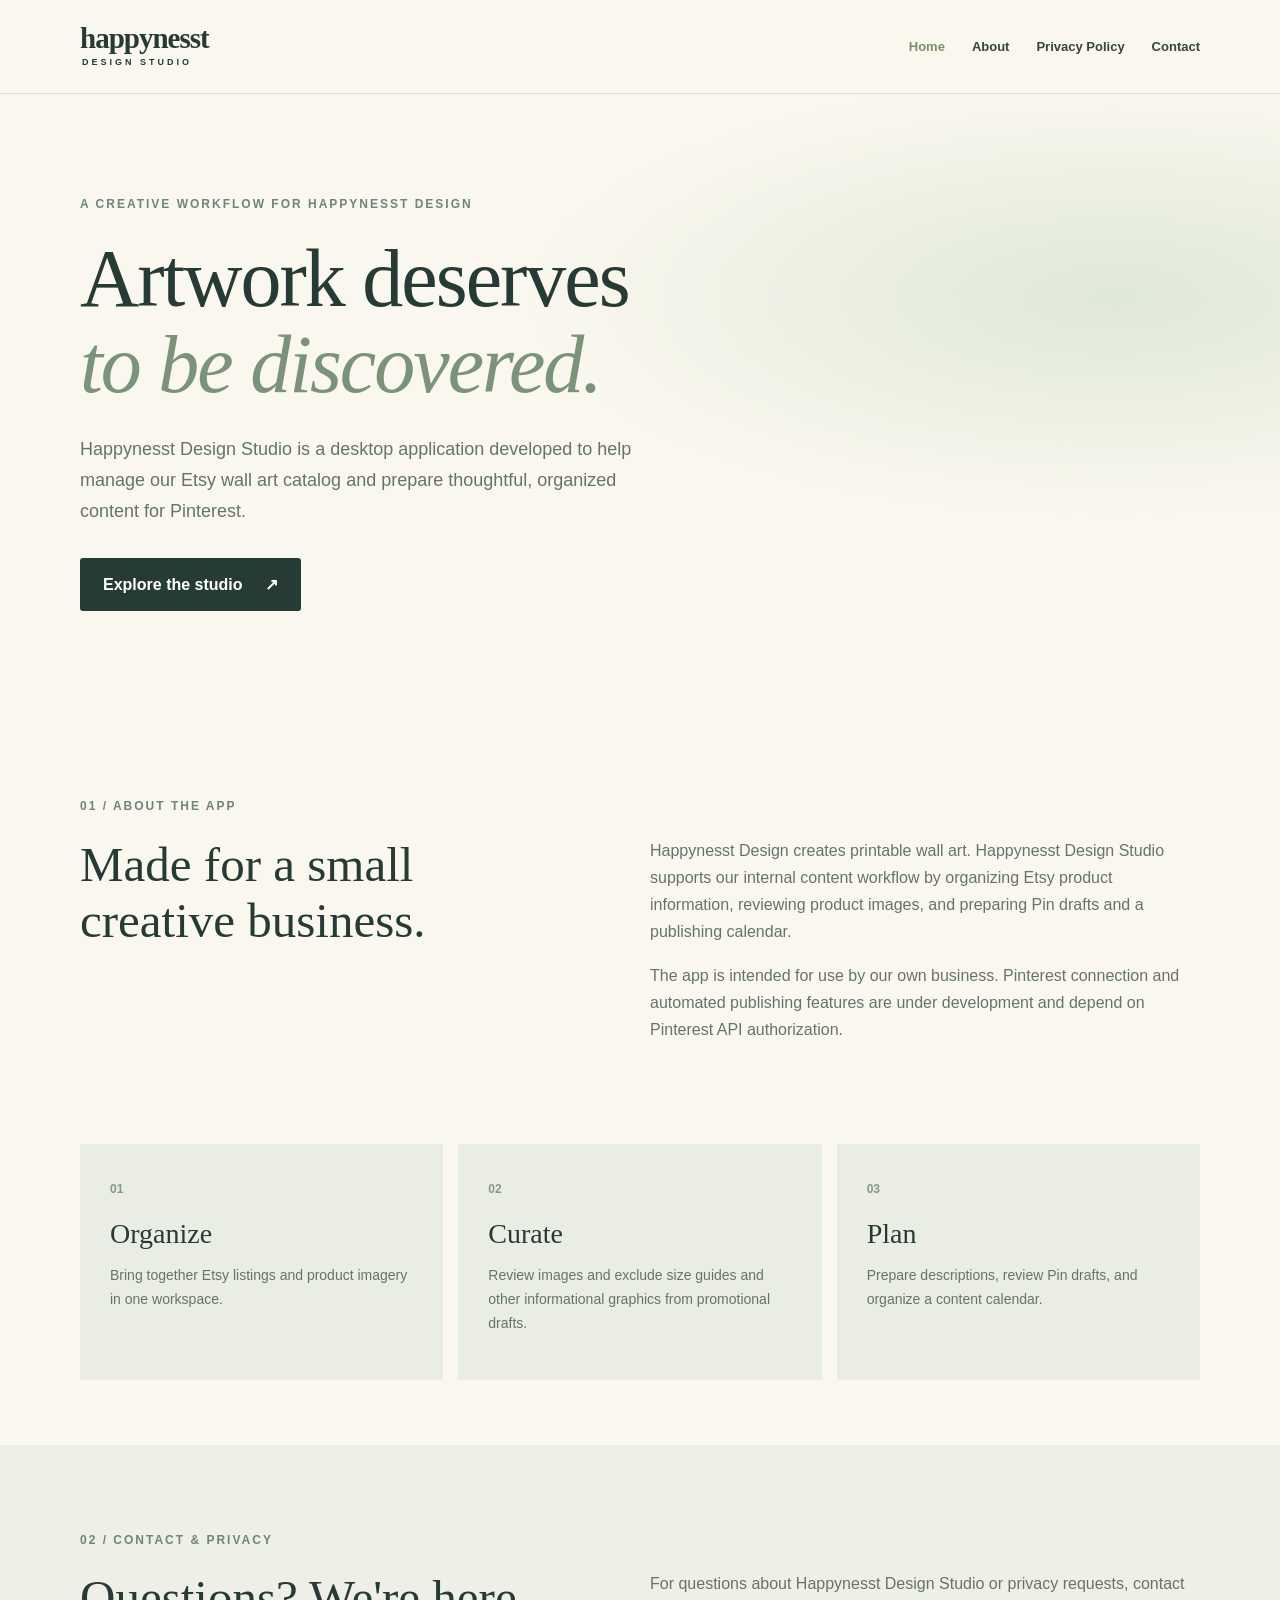
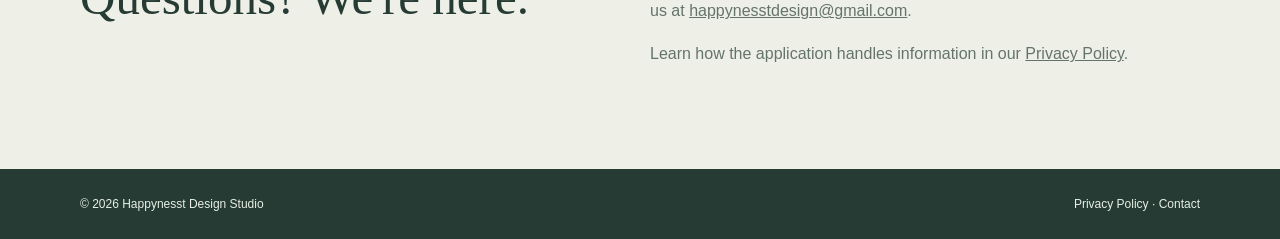
<file: index.html>
<!doctype html><html lang="en"><head><meta charset="utf-8"><meta name="viewport" content="width=device-width, initial-scale=1"><meta name="description" content="Happynesst Design Studio is a desktop workflow tool for managing Happynesst Design's Etsy artwork and preparing Pinterest content."><title>Happynesst Design Studio | Home</title><link rel="stylesheet" href="style.css"></head><body><header class="header"><a class="brand" href="index.html">happynesst<span>DESIGN STUDIO</span></a><nav aria-label="Main navigation"><a href="index.html" aria-current="page">Home</a><a href="#about">About</a><a href="privacy.html">Privacy Policy</a><a href="#contact">Contact</a></nav></header><main><section class="hero"><div class="eyebrow">A creative workflow for Happynesst Design</div><h1>Artwork deserves<br><em>to be discovered.</em></h1><p>Happynesst Design Studio is a desktop application developed to help manage our Etsy wall art catalog and prepare thoughtful, organized content for Pinterest.</p><a class="button" href="#about">Explore the studio <span aria-hidden="true">↗</span></a></section><section id="about" class="section"><div class="section-label">01 / ABOUT THE APP</div><div class="section-grid"><h2>Made for a small creative business.</h2><div><p>Happynesst Design creates printable wall art. Happynesst Design Studio supports our internal content workflow by organizing Etsy product information, reviewing product images, and preparing Pin drafts and a publishing calendar.</p><p>The app is intended for use by our own business. Pinterest connection and automated publishing features are under development and depend on Pinterest API authorization.</p></div></div></section><section class="cards" aria-label="What the studio does"><article><span>01</span><h3>Organize</h3><p>Bring together Etsy listings and product imagery in one workspace.</p></article><article><span>02</span><h3>Curate</h3><p>Review images and exclude size guides and other informational graphics from promotional drafts.</p></article><article><span>03</span><h3>Plan</h3><p>Prepare descriptions, review Pin drafts, and organize a content calendar.</p></article></section><section class="section contact" id="contact"><div class="section-label">02 / CONTACT & PRIVACY</div><div class="section-grid"><h2>Questions? We're here.</h2><div><p>For questions about Happynesst Design Studio or privacy requests, contact us at <a href="mailto:happynesstdesign@gmail.com">happynesstdesign@gmail.com</a>.</p><p>Learn how the application handles information in our <a href="privacy.html">Privacy Policy</a>.</p></div></div></section></main><footer><span>© 2026 Happynesst Design Studio</span><span><a href="privacy.html">Privacy Policy</a> · <a href="mailto:happynesstdesign@gmail.com">Contact</a></span></footer></body></html>
</file>
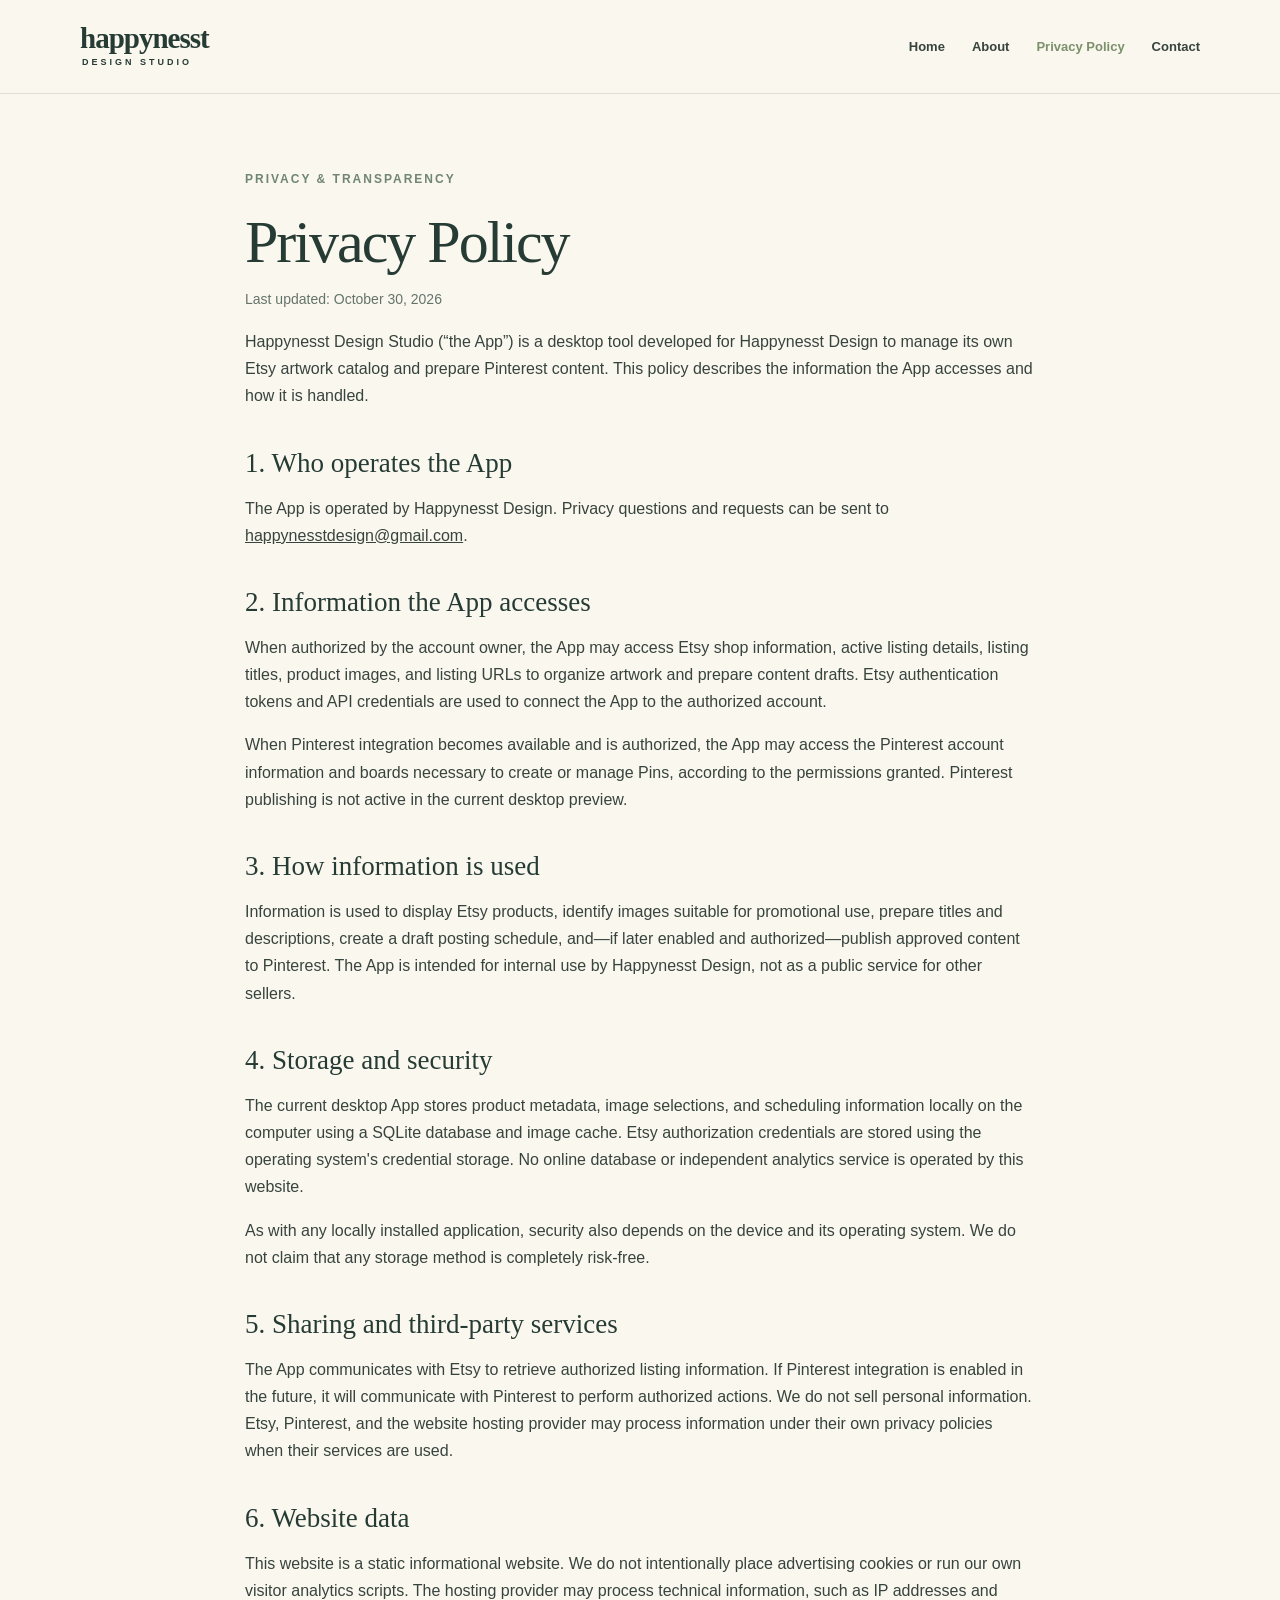
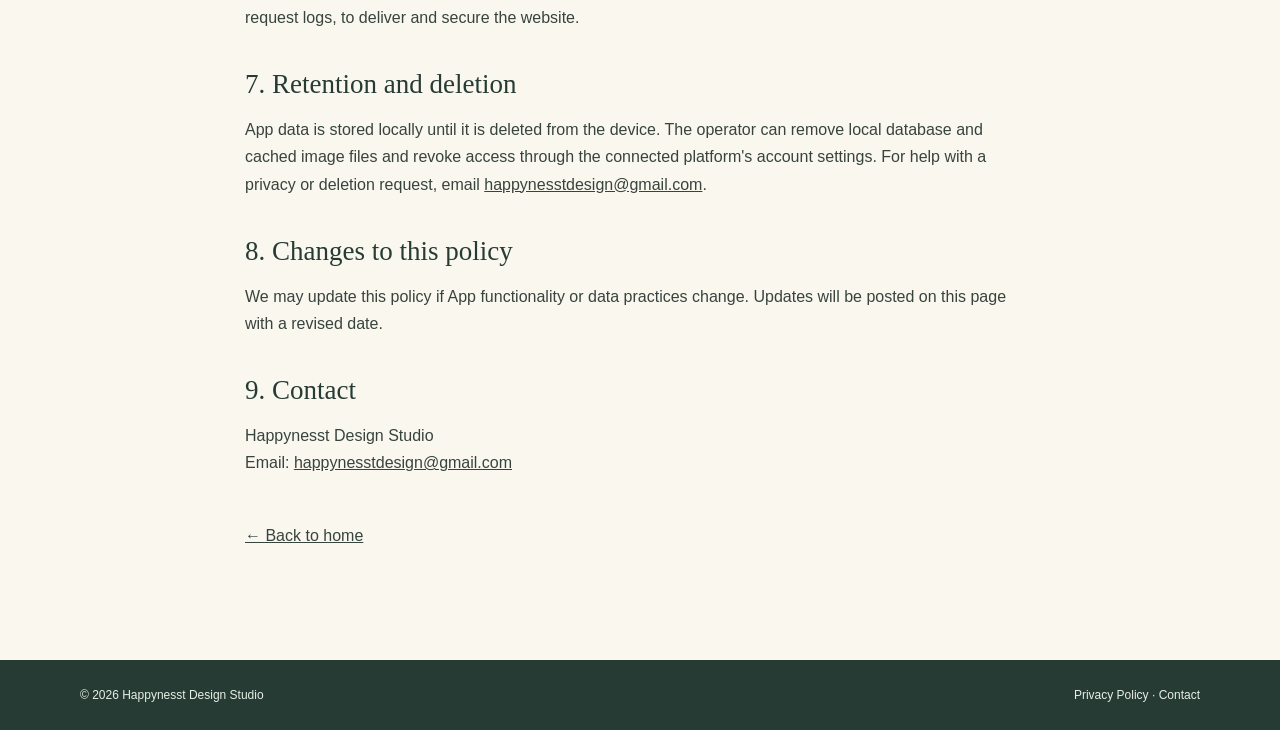
<file: privacy.html>
<!doctype html><html lang="en"><head><meta charset="utf-8"><meta name="viewport" content="width=device-width, initial-scale=1"><meta name="description" content="Privacy Policy for Happynesst Design Studio."><title>Privacy Policy | Happynesst Design Studio</title><link rel="stylesheet" href="style.css"></head><body><header class="header"><a class="brand" href="index.html">happynesst<span>DESIGN STUDIO</span></a><nav aria-label="Main navigation"><a href="index.html">Home</a><a href="index.html#about">About</a><a href="privacy.html" aria-current="page">Privacy Policy</a><a href="index.html#contact">Contact</a></nav></header><main class="policy"><div class="eyebrow">Privacy & transparency</div><h1>Privacy Policy</h1><p class="updated">Last updated: October 30, 2026</p><p>Happynesst Design Studio (“the App”) is a desktop tool developed for Happynesst Design to manage its own Etsy artwork catalog and prepare Pinterest content. This policy describes the information the App accesses and how it is handled.</p><h2>1. Who operates the App</h2><p>The App is operated by Happynesst Design. Privacy questions and requests can be sent to <a href="mailto:happynesstdesign@gmail.com">happynesstdesign@gmail.com</a>.</p><h2>2. Information the App accesses</h2><p>When authorized by the account owner, the App may access Etsy shop information, active listing details, listing titles, product images, and listing URLs to organize artwork and prepare content drafts. Etsy authentication tokens and API credentials are used to connect the App to the authorized account.</p><p>When Pinterest integration becomes available and is authorized, the App may access the Pinterest account information and boards necessary to create or manage Pins, according to the permissions granted. Pinterest publishing is not active in the current desktop preview.</p><h2>3. How information is used</h2><p>Information is used to display Etsy products, identify images suitable for promotional use, prepare titles and descriptions, create a draft posting schedule, and—if later enabled and authorized—publish approved content to Pinterest. The App is intended for internal use by Happynesst Design, not as a public service for other sellers.</p><h2>4. Storage and security</h2><p>The current desktop App stores product metadata, image selections, and scheduling information locally on the computer using a SQLite database and image cache. Etsy authorization credentials are stored using the operating system's credential storage. No online database or independent analytics service is operated by this website.</p><p>As with any locally installed application, security also depends on the device and its operating system. We do not claim that any storage method is completely risk-free.</p><h2>5. Sharing and third-party services</h2><p>The App communicates with Etsy to retrieve authorized listing information. If Pinterest integration is enabled in the future, it will communicate with Pinterest to perform authorized actions. We do not sell personal information. Etsy, Pinterest, and the website hosting provider may process information under their own privacy policies when their services are used.</p><h2>6. Website data</h2><p>This website is a static informational website. We do not intentionally place advertising cookies or run our own visitor analytics scripts. The hosting provider may process technical information, such as IP addresses and request logs, to deliver and secure the website.</p><h2>7. Retention and deletion</h2><p>App data is stored locally until it is deleted from the device. The operator can remove local database and cached image files and revoke access through the connected platform's account settings. For help with a privacy or deletion request, email <a href="mailto:happynesstdesign@gmail.com">happynesstdesign@gmail.com</a>.</p><h2>8. Changes to this policy</h2><p>We may update this policy if App functionality or data practices change. Updates will be posted on this page with a revised date.</p><h2>9. Contact</h2><p>Happynesst Design Studio<br>Email: <a href="mailto:happynesstdesign@gmail.com">happynesstdesign@gmail.com</a></p><p class="back"><a href="index.html">← Back to home</a></p></main><footer><span>© 2026 Happynesst Design Studio</span><span><a href="privacy.html">Privacy Policy</a> · <a href="mailto:happynesstdesign@gmail.com">Contact</a></span></footer></body></html>
</file>
<file: style.css>
:root{--green:#263b34;--green2:#345c4c;--cream:#faf7ef;--line:#dedfd5;--text:#37443d;--muted:#65746a}*{box-sizing:border-box}html{scroll-behavior:smooth}body{margin:0;background:var(--cream);color:var(--text);font:16px/1.7 'Segoe UI',Arial,sans-serif}a{color:inherit}.header{display:flex;align-items:center;justify-content:space-between;gap:20px;padding:23px max(6%,calc((100vw - 1120px)/2));border-bottom:1px solid var(--line)}.brand{text-decoration:none;color:var(--green);font:700 29px/1.1 Georgia,serif;letter-spacing:-1px}.brand span{display:block;font:700 9px/1.7 'Segoe UI',sans-serif;letter-spacing:3px;margin-left:2px}.header nav{display:flex;gap:27px;flex-wrap:wrap}.header nav a{text-decoration:none;font-size:13px;font-weight:600}.header nav a:hover,.header nav a[aria-current=page]{color:#7b906b}.hero{min-height:535px;padding:100px max(6%,calc((100vw - 1120px)/2)) 100px;background:radial-gradient(ellipse at 87% 33%,#dfe9d7 0,transparent 37%),var(--cream)}.eyebrow,.section-label{font-size:12px;font-weight:700;letter-spacing:2px;text-transform:uppercase;color:#708574}.hero h1,.policy h1{font:normal clamp(45px,7vw,82px)/1.06 Georgia,serif;letter-spacing:-2px;color:var(--green);margin:21px 0 25px}.hero h1 em{font-weight:normal;color:#7c937b}.hero p{max-width:580px;font-size:18px;color:var(--muted);margin-bottom:32px}.button{display:inline-block;background:var(--green);color:white;text-decoration:none;padding:13px 23px;border-radius:3px;font-weight:600}.button span{margin-left:18px}.section{padding:85px max(6%,calc((100vw - 1120px)/2))}.section-grid{display:grid;grid-template-columns:1fr 1.1fr;gap:70px;margin-top:20px}.section h2{font:normal clamp(30px,4vw,49px)/1.15 Georgia,serif;color:var(--green);margin:0}.section p{margin-top:0;color:var(--muted)}.cards{display:grid;grid-template-columns:repeat(3,1fr);gap:15px;padding:0 max(6%,calc((100vw - 1120px)/2)) 65px}.cards article{background:#e9ede4;padding:30px;min-height:220px}.cards span{color:#849b86;font-size:12px;font-weight:700}.cards h3{font:normal 28px Georgia,serif;color:var(--green);margin:17px 0 8px}.cards p{font-size:14px;color:var(--muted)}.contact{background:#eef0e8}.policy{max-width:850px;margin:0 auto;padding:75px 30px 95px}.policy h1{font-size:60px;margin-bottom:8px}.policy .updated{color:var(--muted);font-size:14px}.policy h2{font:normal 27px Georgia,serif;color:var(--green);margin-top:38px;margin-bottom:8px}.policy p{color:var(--text)}.policy .back{margin-top:45px}footer{display:flex;justify-content:space-between;gap:20px;flex-wrap:wrap;background:var(--green);color:#e7efe6;padding:25px max(6%,calc((100vw - 1120px)/2));font-size:12px}footer a{text-decoration:none}@media(max-width:680px){.header{align-items:flex-start;flex-direction:column}.header nav{gap:15px}.hero{padding-top:70px;min-height:450px}.section-grid,.cards{grid-template-columns:1fr;gap:20px}.section{padding-top:65px;padding-bottom:65px}.cards{padding-bottom:55px}.policy h1{font-size:45px}}
</file>
